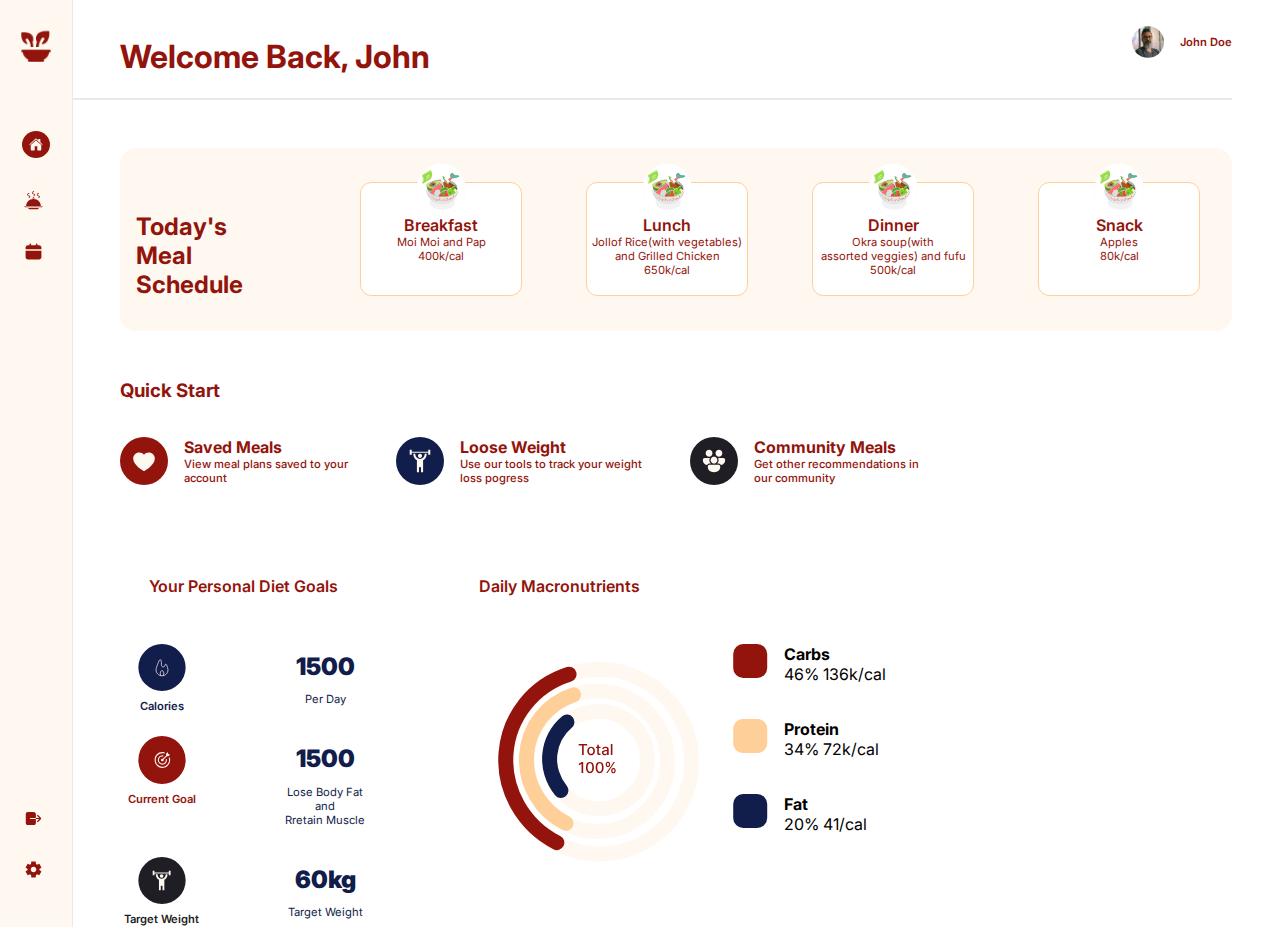
<file: index.html>
<html lang="en">
<head>
    <meta charset="UTF-8">
    <meta name="viewport" content="width=device-width, initial-scale=1.0">
    <link rel="stylesheet" href="./style.css">
    <link href="https://fonts.googleapis.com/css2?family=Inter:wght@400;600&;display=swap" rel="stylesheet"&gt;>
    <title>Mabby Care</title>
</head>
<body>
    <div class="container">
        <div class="nav-toggle">
            <img src="./assests/hamburger.svg" alt="Menu">
        </div>
        <div class="first-flex">
            <div class="nav">
                <img src="./assests/mabby care logo.png" alt="icon" class="logo">
                <br>
                <img src="./assests/home.svg" alt="icon" class="home-icon">
                <br>
                <img src="./assests/nav2 icon.svg" alt="icon" class="mid">
                <br>
                <img src="./assests/nav3 icon.svg" alt="icon" class="mid">
                <br>
                <div class="end">
                    <a href="./login.html"><img src="./assests/ion_log-out.svg" alt="icon" class="mid"></a>
                    <br>
                    <img src="./assests/settings.svg" alt="icon" class="mid">
                </div>
                
            </div>
            <div class="home">
                <div class="top-bar">
                    <div class="welcome-message">
                        <h1>Welcome Back, John</h1>
                    </div>
                    <div class="user">
                        <img src="./assests/profile.svg" alt="profile image">
                        <p>John Doe</p>
                    </div>
                </div>
                <hr>
                <div class="meal">
                    <div class="todays-meal">
                        <h2>Today's Meal<br>Schedule</h2>
                    </div>
                    <div class="meal-div">
                        <div class="meal-div-one">
                            <div class="meal-option">
                                <img src="./assests/food icon.svg" alt="food icon">
                                <p class="meal-title">Breakfast</p>
                                <p class="small">Moi Moi and Pap</p>
                                <p class="small">400k/cal</p>
                            </div>
                            <div class="meal-option">
                                <img src="./assests/food icon.svg" alt="food icon">
                                <p class="meal-title">Lunch</p>
                                <p class="small">Jollof Rice(with vegetables)<br>and Grilled Chicken</p>
                                <p class="small">650k/cal</p>
                            </div>
                        </div>
                        <div class="meal-div-two">
                            <div class="meal-option">
                                <img src="./assests/food icon.svg" alt="food icon">
                                <p class="meal-title">Dinner</p>
                                <p class="small">Okra soup(with<br>assorted veggies) and fufu</p>
                                <p class="small">500k/cal</p>
                            </div>
                            <div class="meal-option">
                                <img src="./assests/food icon.svg" alt="food icon">
                                <p class="meal-title">Snack</p>
                                <p class="small">Apples</p>
                                <p class="small">80k/cal</p>
                            </div>
                        </div>
                    </div>
                </div>
                <div class="quick-start">
                    <h3>Quick Start</h3>
                    <div class="quick-start-options">
                        <div class="quick-start-options-items">
                            <div class="item-image">
                                <img src="./assests/hearticon.svg" alt="icon">
                            </div>
                            <div class="item-text">
                                <p class="title">Saved Meals</p>
                                <p class="small">View meal plans saved to your<br>account</p>
                            </div>
                        </div>
                        <div class="quick-start-options-items">
                            <div class="item-image">
                                <img src="./assests/weight icon.svg" alt="icon">
                            </div>
                            <div class="item-text">
                                <p class="title">Loose Weight</p>
                                <p class="small">Use our tools to track your weight<br>loss pogress</p>
                            </div>
                        </div>
                        <div class="quick-start-options-items">
                            <div class="item-image">
                                <img src="./assests/community icon.svg" alt="icon">
                            </div>
                            <div class="item-text">
                                <p class="title">Community Meals</p>
                                <p class="small">Get other recommendations in<br>our community</p>
                            </div>
                        </div>
                    </div>
                </div>
                <div class="goal-section">
                    <div class="goals">
                        <p class="heading">Your Personal Diet Goals</p>
                        <div class="goal-item">
                            <div class="icon-image">
                                <img src="./assests/calories.svg" alt="icon">
                                <p class="image-text-one">Calories</p>
                            </div>
                            <div class="goal-text">
                                <p class="bold-text">1500</p>
                                <p class="small">Per Day</p>
                            </div>
                        </div>
                        <div class="goal-item">
                            <div class="icon-image">
                                <img src="./assests/current goal.svg" alt="icon">
                                <p class="image-text-two">Current Goal</p>
                            </div>
                            <div class="goal-text">
                                <p class="bold-text">1500</p>
                                <p class="small">Lose Body Fat and<br>Rretain Muscle</p>
                            </div>
                        </div>
                        <div class="goal-item">
                            <div class="icon-image">
                                <img src="./assests/target weight.svg" alt="icon">
                                <p class="image-text-three">Target Weight</p>
                            </div>
                            <div class="goal-text">
                                <p class="bold-text">60kg</p>
                                <p class="small">Target Weight</p>
                            </div>
                        </div>
                    </div>
                    <div class="nutrients">
                        <p class="heading">Daily Macronutrients</p>
                        <div class="goal-items">
                            <div class="nutrient-image">
                                <img src="./assests/progress bar.svg" alt="">
                            </div>
                            <div class="nutrient-text">
                                <div class="nutrient-items">
                                    <div class="nutrient-items-image">
                                        <img src="./assests/red box.svg" alt="">
                                    </div>
                                    <div class="nutrient-items-text">
                                        <p class="big"><b>Carbs</b></p>
                                        <p class="smaller">46% 136k/cal</p>
                                    </div>
                                </div>
                                <div class="nutrient-items">
                                    <div class="nutrient-items-image">
                                        <img src="./assests/cream box.png" alt="">
                                    </div>
                                    <div class="nutrient-items-text">
                                        <p class="big"><b>Protein</b></p>
                                        <p class="smaller">34% 72k/cal</p>
                                    </div>
                                </div>
                                <div class="nutrient-items">
                                    <div class="nutrient-items-image">
                                        <img src="./assests/blue box.svg" alt="">
                                    </div>
                                    <div class="nutrient-items-text">
                                        <p class="big"><b>Fat</b></p>
                                        <p class="smaller">20% 41/cal</p>
                                    </div>
                                </div>
                            </div>
                        </div>
                    </div>
                </div>
            </div>
        </div>
    </div>
    <script>
        const navToggle = document.querySelector('.nav-toggle');
        const nav = document.querySelector('.nav');

        navToggle.addEventListener('click', () => {
            nav.classList.toggle('active');
        });
    </script>
</body>
</html>
</file>
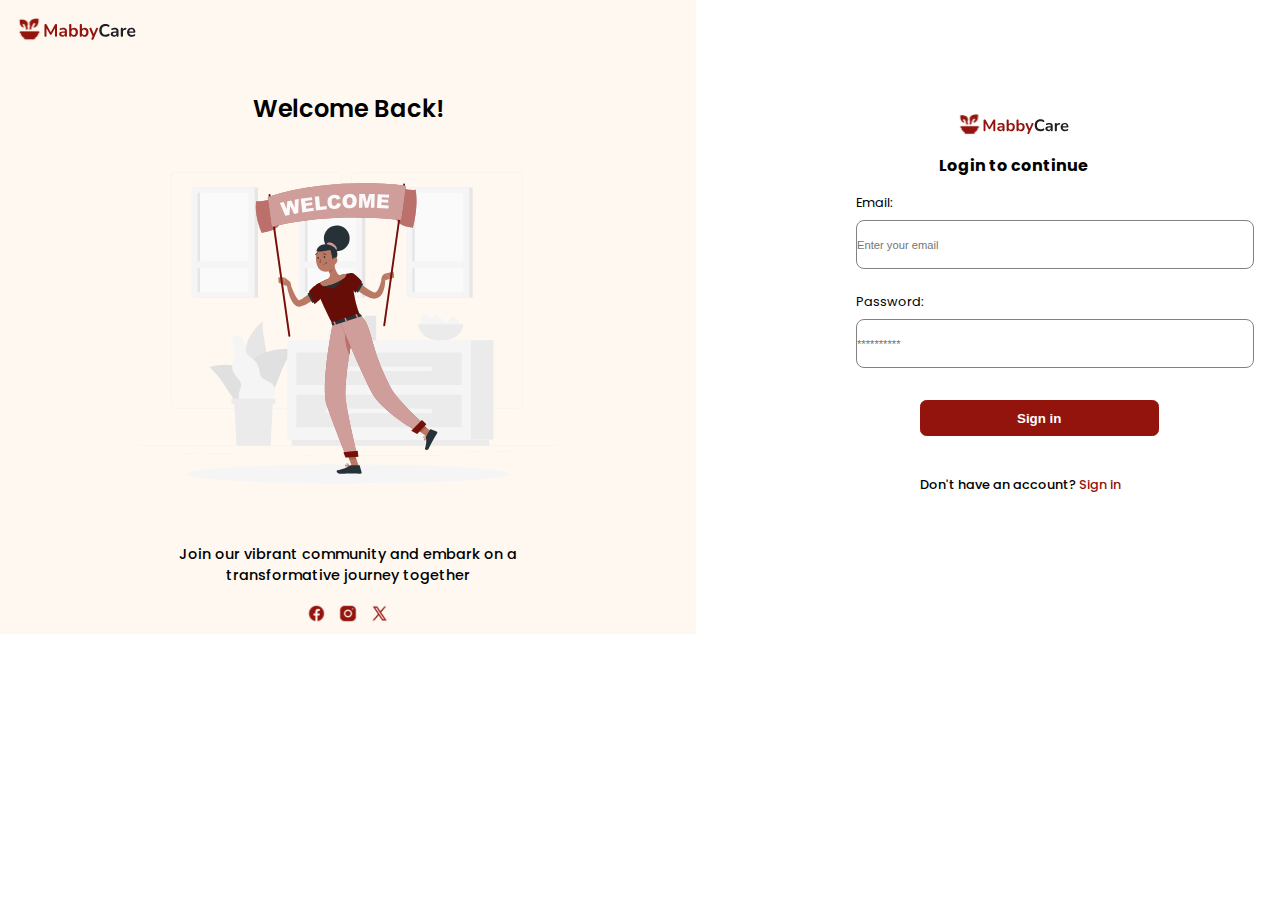
<file: login.html>
<html lang="en">
<head>
    <meta charset="UTF-8">
    <meta name="viewport" content="width=device-width, initial-scale=1.0">
    <link rel="stylesheet" href="./login.css">
    <link href="https://fonts.googleapis.com/css2?family=Poppins:wght@400;600&;display=swap" rel="stylesheet"&gt;>
    <title>Mabby Care</title>
</head>
<body>
    <div class="container">
        <div class="login">
           <div class="image-section">
               <img src="./assests/logologin.svg" alt="logo" class="logo">
               <div class="image-section-div">
                    <h1>Welcome Back!</h1>
                    <img src="./assests/loginimage.svg" alt="loginimage" class="login-image">
                    <p class="text">Join our vibrant community and embark on a<br>transformative journey together</p>
                    <div class="social-media">
                        <img src="./assests/Facebook.svg" alt="facebook" class="icon">
                        <img src="./assests/Instagram.svg" alt="facebook" class="icon">
                        <img src="./assests/TwitterX.svg" alt="facebook" class="icon">
                    </div>
               </div>
           </div>
           <div class="form-section">
                <img src="./assests/logologin.svg" alt="login" class="logo-head">
                <p class="login-message"><b>Login to continue</b></p>
                <form method="post" action="./index.html">
                    <label for="email" class="form-head">Email:</label><br>
                    <input type="email" name="email" placeholder="Enter your email">
                    <br>
                    <label for="password" class="form-head">Password:</label>
                    <br>
                    <input type="password" name="password" placeholder="**********">
                    <br>
                    <div class="center">
                        <a href="./index.html"><input type="submit" value="Sign in" class="button"></a>
                    </div>
                </form>
                <p class="sign">Don't have an account? <a href="./signup.html">Sign in</a></p>
           </div>
        </div>
    </div>
</body>
</html>
</file>
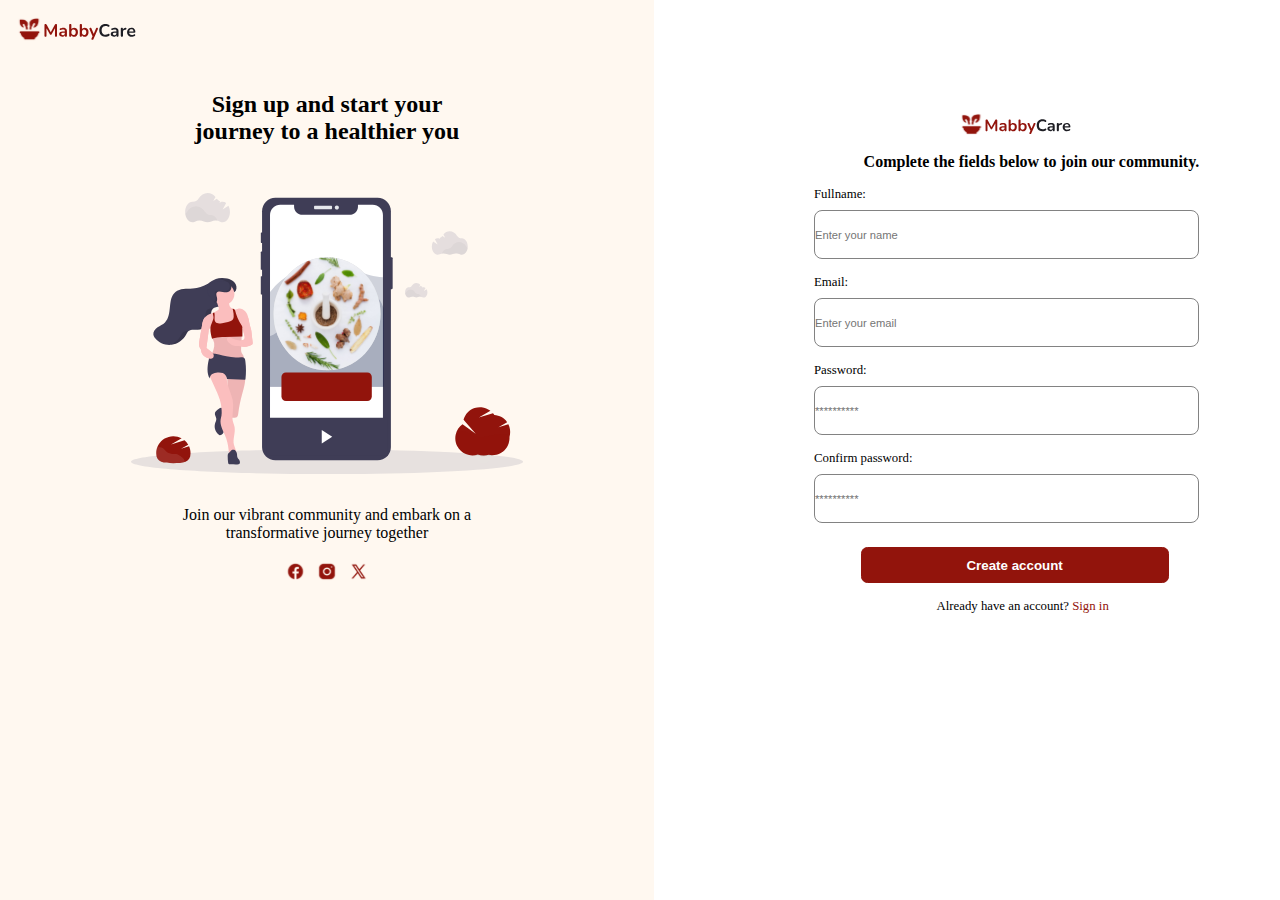
<file: signup.html>
<html lang="en">
<head>
    <meta charset="UTF-8">
    <meta name="viewport" content="width=device-width, initial-scale=1.0">
    <link rel="stylesheet" href="./signup.css">
    <link href="https://fonts.googleapis.com/css2?family=Inter:wght@400;600&;display=swap" rel="stylesheet"&gt;>
    <title>Mabby Care</title>
</head>
<body>
    <div class="conainer">
        <div class="signup">
            <div class="image-section">
                <img src="./assests/logologin.svg" alt="logo" class="logo">
                <div class="image-section-div">
                        <h1>Sign up and start your<br>
                            journey to a healthier you</h1>
                        <img src="./assests/signin image.svg" alt="loginimage" class="login-image">
                        <p class="text">Join our vibrant community and embark on a<br>transformative journey together</p>
                        <div class="social-media">
                            <img src="./assests/Facebook.svg" alt="facebook" class="icon">
                            <img src="./assests/Instagram.svg" alt="facebook" class="icon">
                            <img src="./assests/TwitterX.svg" alt="facebook" class="icon">
                        </div>
                </div>
            </div>
            <div class="form-section">
                <img src="./assests/logologin.svg" alt="login" class="logo-head">
                <p class="login-message"><b>Complete the fields below to join our community.</b></p>
                <form method="post" action="./index.html">
                    <label for="name" class="form-head">Fullname:</label><br>
                    <input type="name" name="name" placeholder="Enter your name">
                    <br>
                    <label for="email" class="form-head">Email:</label><br>
                    <input type="email" name="email" placeholder="Enter your email">
                    <br>
                    <label for="password" class="form-head">Password:</label>
                    <br>
                    <input type="password" name="password" placeholder="**********">
                    <br>
                    <label for="password" class="form-head"> Confirm password:</label>
                    <br>
                    <input type="password" name="confirmpassword" placeholder="**********">
                    <br>
                    <div class="center">
                        <a href="./index.html"><input type="submit" value="Create account" class="button"></a>
                    </div>
                </form>
                <p class="sign">Already have an account? <a href="./login.html">Sign in</a></p>
            </div>
        </div>
    </div>
</body>
</html>
</file>
<file: style.css>
@import url(https://fonts.googleapis.com/css?family=Grandstander:100,200,300,regular,500,600,700,800,900,100italic,200italic,300italic,italic,500italic,600italic,700italic,800italic,900italic);

:root {
    --main-color: #92140C;
    --bg-color: #FFF8F0;
    --border-color: #EAEAEA;
    --font-family: 'Inter', sans-serif;
    --default-padding: 1rem;
    --default-margin: 1rem;
    --default-border-radius: 1rem;
    --font-small: 0.7rem;
    --font-medium: 1rem;
    --font-large: 1.5rem;
    --font-xlarge: 2rem;
}

body {
    padding: 0;
    margin: 0;
    font-family: var(--font-family);
}

.first-flex {
    display: flex;
}

.nav {
    background-color: var(--bg-color);
    padding: calc(var(--default-padding) * 1.7) var(--default-padding) 0 var(--default-padding);
    border-right: 1px solid var(--border-color);
    position: fixed;
    height: 100vh;
}

.logo {
    width: 2.5rem;
}

.home-icon {
    width: 1.7rem;
    margin-top: calc(var(--default-margin) * 4);
    margin-left: 0.4rem;
}

.mid {
    margin-top: calc(var(--default-margin) * 2);
    width: 1.2rem;
    margin-left: 0.5rem;
}

.mid:hover {
    background-color: #FFFFFF;
    border-radius: 50%;
    padding: 0.5rem;
    margin-left: 0;
    margin-top: 1.5rem;
    margin-bottom: 0;
}

.end {
    bottom: 0;
    position: absolute;
    margin-bottom: calc(var(--default-margin) * 3);
}

h1 {
    color: var(--main-color);
    margin-left: calc(var(--default-margin) * 3);
    font-size: var(--font-xlarge);
    font-weight: bolder;
}

.home {
    width: 100%;
    margin-top: var(--default-margin);
    margin-bottom: 0;
    padding-bottom: 0;
    margin-left: calc(var(--default-margin) * 4.5);
}

.top-bar {
    display: flex;
}

hr {
    border: 1px solid var(--border-color);
    margin-right: calc(var(--default-margin) * 3);
    margin-top: 0;
    padding-top: 0;
}

.user {
    right: 0;
    position: absolute;
    margin-right: calc(var(--default-margin) * 3);
    display: flex;
    margin-top: 0.5rem;
}

.user img {
    width: 2rem;
    margin-right: var(--default-margin);
}

.user p {
    color: var(--main-color);
    font-size: var(--font-small);
    font-weight: 600;
}

.meal {
    background-color: var(--bg-color);
    margin: calc(var(--default-margin) * 3);
    display: flex;
    align-items: center;
    border-radius: var(--default-border-radius);
    padding-top: calc(var(--default-padding) * 2);
}
.meal-div{
    display: flex;
}
.meal-div-one, .meal-div-two{
    display: flex;
}
.todays-meal h2 {
    color: var(--main-color);
    font-size: var(--font-large);
    font-weight: bolder;
    margin: calc(var(--default-margin) * 2) calc(var(--default-margin) * 3) calc(var(--default-margin) * 2) var(--default-margin);
}

.meal-option {
    color: var(--main-color);
    text-align: center;
    background-color: #FFFFFF;
    border: 1px solid #FFCF99;
    width: 10rem;
    border-radius: 0.7rem;
    margin: 0 calc(var(--default-margin) * 2) calc(var(--default-margin) * 2) calc(var(--default-margin) * 2);
    padding-top: calc(var(--default-padding) * 2);
    height: 5rem;
    position: relative;
}

.meal-option .small {
    font-size: var(--font-small);
    margin: 0;
    padding: 0;
}

.meal-option img {
    width: 4rem;
    position: absolute;
    top: -20px;
    left: 50%;
    transform: translateX(-50%);
    max-width: 100%;
    height: auto;
}

.meal-title {
    font-size: var(--font-medium);
    margin: 0;
    padding: 0;
    font-weight: 600;
}

h3 {
    color: var(--main-color);
}

.quick-start {
    margin-left: calc(var(--default-margin) * 3);
}

.quick-start-options {
    display: flex;
}

.quick-start-options-items {
    display: flex;
    margin-right: calc(var(--default-margin) * 3);
}

.quick-start-options-items:hover {
    background-color: var(--bg-color);
    border-radius: var(--default-border-radius);
    padding: 0rem 0.5rem;
    border: 1px solid var(--main-color);
    cursor: pointer;
}

.title {
    color: var(--main-color);
    font-weight: 700;
    margin-bottom: 0;
}

.item-text .small {
    color: var(--main-color);
    font-size: var(--font-small);
    font-weight: 500;
    margin-top: 0;
    padding-top: 0;
}

.item-image img {
    width: 3rem;
    margin-top: calc(var(--default-margin) * 1);
    margin-right: var(--default-margin);
}

.goal-section {
    display: flex;
    margin-left: calc(var(--default-margin) * 3);
    margin-top: calc(var(--default-margin) * 4);
}

.heading {
    color: var(--main-color);
    font-weight: 600;
    font-size: var(--font-medium);
    margin-bottom: calc(var(--default-margin) * 2);
}

.goal-item, .nutrient-items {
    display: flex;
    margin-bottom: 0.2rem;
}

.icon-image, .goal-text {
    flex: 1;
}

.icon-image img {
    width: 3rem;
    margin-top: var(--default-margin);
}

.image-text-one, .image-text-two, .image-text-three {
    padding: 0;
    margin: 0;
    margin-top: 0.5rem;
    font-size: var(--font-small);
    font-weight: 600;
}

.image-text-one {
    color: #111D4A;
}

.image-text-two {
    color: var(--main-color);
}

.image-text-three {
    color: #1E1E24;
}

.bold-text {
    color: #111D4A;
    font-size: var(--font-large);
    font-weight: 900;
    margin-bottom: 0;
    padding-bottom: 0;
}

.goals {
    margin-right: calc(var(--default-margin) * 7);
    text-align: center;
}

.goal-text .small {
    font-size: var(--font-small);
    color: #111D4A;
}

.goal-text {
    margin-left: calc(var(--default-margin) * 5);
}
.goal-items{
    display: flex;
}

.nutrient-items-image {
    margin-top: var(--default-margin);
    margin-right: var(--default-margin);
}

.big {
    margin-bottom: 0;
    padding-bottom: 0;
}

.smaller {
    margin-top: 0;
    padding-top: 0;
}

/* Media Query for Responsive Design */
@media (max-width: 992px) {
    :root {
        --font-tiny: 2px;
        --font-small: 0.6rem;
        --font-medium: 0.9rem;
        --font-large: 1.2rem;
        --font-xlarge: 1.5rem;
        --default-padding: 0.2rem;
        --default-margin: 0.8rem;
        --big-image-width: 2rem;
    }
     body{
        margin: 0;
        padding: 0;
     }
    .nav {
        position: fixed;
        height: 100vh;
        display: none;

    }
    .nav.active {
        display: block;
    }
    
    
    .logo {
        width: var(--big-image-width);
    }
    
    .home-icon {
        width: 1.7rem;
        margin-top: calc(var(--default-margin) * 4);
        margin-left: 0;
    }
    
    .mid {
        margin-top: calc(var(--default-margin) * 2);
        width: 1.2rem;
        margin-left: 0;
    }
    
    .mid:hover {
        background-color: #FFFFFF;
        border-radius: 50%;
        padding: 0.5rem;
        margin-left: 0;
        margin-top: 1.5rem;
        margin-bottom: 0;
    }
    
    .end {
        bottom: 0;
        position: absolute;
        margin-bottom: calc(var(--default-margin) * 3);
    }

    .nav-toggle {
        display: block;
        position: absolute;
        top: var(--default-margin);
        right: var(--default-margin);
        cursor: pointer;
    }
    .home{
        margin: 0;
        padding: 0;
    }

    .top-bar {
        display: block;
        margin-left: 0;
    }

    .meal {
        display: flex;
        align-items: center;
        margin: var(--default-margin);
    }
    .meal-div{
        display: flex;
    }
    .meal-div{
        display: flex;
    }
    .meal-div-one, .meal-div-two{
        display: flex;
    }

    .todays-meal h2 {
        font-size: var(--font-large);
        margin: var(--default-margin);
    }

    .meal-option {
        width: 100%;
        margin: 1rem 0.5rem;
        padding: 0.1rem 1rem 0.1rem 1rem;
    }
    .meal-option img{
        width: var(--big-image-width);
    }
    .meal-title{
        font-size: var(--font-small);
        margin-top: var(--default-margin);
    }
    .small{
        font-size: var(--font-tiny);
    }

    .quick-start-options {
        display: flex;
    }

    .quick-start-options-items {
        margin-bottom: var(--default-margin);
    }

    .goal-section{
        display: flex;
        align-items: center;
    }
    .goal-items{
        display: flex;
        align-items: center;
    }
    .heading{
        font-size: var(--font-medium);
    }
    .user{
        display: none;
    }
    .goals {
        margin-right: calc(var(--default-margin) * 2);
      }
    
      .nutrient-text {
        margin-left: calc(var(--default-margin) * 2);
      }
    
      .nutrient-items-image {
        width: 0.5rem;
        height: 0.5rem;
      }
      .big{
        font-size: var(--font-medium);
      }
      .smaller{
        font-size: var(--font-small);
      }
    .nutrient-items-image{
        width: var(--big-image-width);
    }
    }

@media (min-width: 993px) {
    .nav-toggle {
        display: none;
    }
}
@media (max-width: 768px) {
    :root {
        --font-tiny: 1px;
        --font-small: 0.6rem;
        --font-medium: 0.9rem;
        --font-large: 1rem;
        --font-xlarge: 1.2rem;
        --default-padding: 0.1rem;
        --default-margin: 0.5rem;
        --big-image-width: 2rem;
    }

    body {
        margin: 0;
        padding: 0;
    }

    .nav {
        position: fixed;
        height: 100vh;
        display: none;
        z-index: 10;

    }
    .nav.active {
        display: block;
    }
    
    
    .logo {
        width: var(--big-image-width);
    }
    
    .home-icon {
        width: 1.7rem;
        margin-top: calc(var(--default-margin) * 4);
        margin-left: 0;
    }
    
    .mid {
        margin-top: calc(var(--default-margin) * 2);
        width: 1.2rem;
        margin-left: 0;
    }
    
    .mid:hover {
        background-color: #FFFFFF;
        border-radius: 50%;
        padding: 0.5rem;
        margin-left: 0;
        margin-top: 1.5rem;
        margin-bottom: 0;
    }
    
    .end {
        bottom: 0;
        position: absolute;
        margin-bottom: calc(var(--default-margin) * 3);
    }
    .nav-toggle {
        display: block;
        position: absolute;
        top: var(--default-margin);
        right: var(--default-margin);
        cursor: pointer;
    }

    .home {
        margin: 0;
        padding: 0;
    }

    .top-bar {
        display: block;
        margin-left: 0;
    }

    .meal {
        display: block;
        margin: var(--default-margin);
    }
    .meal-div{
        display: flex;
    }
    .meal-div{
        display: block;
    }
    .meal-div-one, .meal-div-two{
        display: flex;
    }

    .todays-meal h2 {
        font-size: var(--font-large);
        margin: var(--default-margin);
    }

    .meal-option {
        width: 100%;
        margin: 1rem 0.5rem;
        padding: 0.5rem;
        z-index: 20;
        position: relative;
    }

    .meal-option img {
        width: var(--big-image-width);
    }

    .meal-title {
        font-size: var(--font-medium);
        margin-top: var(--default-margin);
    }

    .small {
        font-size: var(--font-small);
    }

    .quick-start-options {
        display: block;
    }

    .quick-start-options-items {
        margin-bottom: var(--default-margin);
    }

    .goal-section {
        flex-direction: column;
        align-items: center;
    }

    .goal-items {
        display: block;
        align-items: center;
    }

    .heading {
        font-size: var(--font-medium);
    }

    .user {
        display: none;
    }

    .goals {
        margin-right: calc(var(--default-margin) * 2);
    }

    .nutrient-text {
        margin-left: calc(var(--default-margin) * 2);
    }

    .nutrient-items-image {
        width: 0.5rem;
        height: 0.5rem;
    }

    .big {
        font-size: var(--font-medium);
    }

    .smaller {
        font-size: var(--font-small);
    }

    .nutrient-items-image {
        width: var(--big-image-width);
        margin-left: 0;
        padding: 0;
        height: auto; 
        max-width: 100%; 

    }
}
@media (max-width: 500px) {
    .meal {
        display: flex;
        margin: var(--default-margin);
    }
}
@media (max-width: 425px) {
    .meal {
        display: block;
        margin: var(--default-margin);
    }
}
</file>
<file: login.css>
@import url(https://fonts.googleapis.com/css?family=Grandstander:100,200,300,regular,500,600,700,800,900,100italic,200italic,300italic,italic,500italic,600italic,700italic,800italic,900italic);

body{
    margin: 0;
    padding: 0;
    font-family: 'Poppins';
}
.login{
    display: flex;
}
.image-section{
    background-color: #FFF8F0;
}
.logo{
    margin-top: 1rem;
    width: 7.5rem;
    margin-left: 1rem;
}
.image-section-div{
    text-align: center;
}
.login-image{
    width: 60%;
    margin: 0;
    padding: 0;
}
h1{
    margin-bottom: 0;
    padding-bottom: 0;
    font-size: 1.5rem;
    font-weight: 600;
    margin-top: 3rem;
}
.text{
    font-weight: 500;
    font-size: 0.9rem;
    margin-top: 0;
    padding-top: 0;
}
.icon{
    width: 1.2rem;
    padding: 0.2rem;
    border: 1px solid #FFF8F0;
}
.icon:hover{
    background-color: #FFFFFF;
    border-radius: 50%;
    padding: 0.2rem;
    border: 1px solid #92140C;
}
.form-section{
    margin-top: 7rem;
    margin-left: 10rem;
    text-align: center;
}
form{
    text-align: justify;
}

.logo-head{
    width: 7rem;
    margin-left: 3rem;
}
.login-message{
    margin-left: 3.1rem;
}
label{
    font-size: 0.8rem;
}
input{
    width: 150%;
    padding: 1rem 0rem;
    margin: 0.5rem 0rem 1.5rem 0rem;
    border-radius: 0.5rem;
    border: 1px solid #828282;
}
input::placeholder{
    font-size: 0.7rem;
}
.center{
    text-align: center;
}
.button{
    width: 90%;
    padding: 0.6rem 0rem 0.6rem 0rem;
    border-radius: 0.4rem;
    margin-left: 4rem;
    background-color: #92140C;
    border: 1px solid #92140C;
    color: #FFFFFF;
    font-weight: 600;
}
.button:hover{
    background-color: #FFFFFF;
    color: #92140C;
    border: 1px solid #92140C;
}
.sign{
    font-size: 0.8rem;
    margin-left: 4rem;
    font-weight: 500;
}
a{
    text-decoration: none;
    color: #92140C;
}

/* Media Queries for Responsive Design */
@media (max-width: 1200px) {
    .form-section {
        margin-left: 5rem;
    }

    .login-image {
        width: 50%;
    }
}

@media (max-width: 992px) {
    .login {
        flex-direction: column;
        align-items: center;
    }

    .form-section {
        margin: 2rem 0;
        width: 80%;
    }

    .login-image {
        width: 70%;
    }

    input {
        width: 100%;
    }

    .button {
        width: 100%;
        margin-left: 0;
    }

    .sign {
        margin-left: 0;
    }
}

@media (max-width: 768px) {
    .logo {
        width: 6rem;
    }

    h1 {
        font-size: 1.2rem;
    }

    .text {
        font-size: 0.8rem;
    }

    .form-section {
        margin: 1rem 0;
        width: 90%;
    }

    .logo-head {
        width: 6rem;
        margin-left: 0;
    }

    .login-message {
        margin-left: 0;
    }
}

@media (max-width: 576px) {
    .logo {
        width: 5rem;
    }

    .form-section {
        margin: 1rem 0;
        width: 100%;
    }

    .login-image {
        width: 80%;
    }

    .text {
        font-size: 0.7rem;
    }
    input{
        width: 90%;
        margin-left: 2rem;
    }
    label{
        margin-left: 2rem;
    }

    .button {
        width: 70%;
        padding: 0.5rem 0;
    }
}
</file>
<file: signup.css>
@import url(https://fonts.googleapis.com/css?family=Grandstander:100,200,300,regular,500,600,700,800,900,100italic,200italic,300italic,italic,500italic,600italic,700italic,800italic,900italic);

body{
    margin: 0;
    padding: 0;
    font-family: 'Poppins';
}
.signup{
    display: flex;
}
.image-section{
    background-color: #FFF8F0;
    height: 100vh;
}
.image-section-div{
    text-align: center;
}
.logo{
    margin-top: 1rem;
    width: 7.5rem;
    margin-left: 1rem;
}
.login-image{
    width: 60%;
    margin: 2rem 0rem;
    padding: 0;
}
h1{
    font-size: 1.5rem;
    font-weight: 600;
    margin-top: 3rem;
}
.text{
    font-weight: 500;
    font-size: 1rem;
    margin-top: 0;
    padding-top: 0;
}
.icon{
    width: 1.2rem;
    padding: 0.2rem;
    border: 1px solid #FFF8F0;
}
.icon:hover{
    background-color: #FFFFFF;
    border-radius: 50%;
    padding: 0.2rem;
    border: 1px solid #92140C;
}
.form-section{
    margin-top: 7rem;
    margin-left: 10rem;
    text-align: center;
}
form{
    text-align: justify;
}

.logo-head{
    width: 7rem;
    margin-left: 1rem;
}
.login-message{
    margin-left: 3.1rem;
}
label{
    font-size: 0.8rem;
}
input{
    width: 100%;
    padding: 1rem 0rem;
    margin: 0.5rem 0rem 1rem 0rem;
    border-radius: 0.5rem;
    border: 1px solid #828282;
}
input::placeholder{
    font-size: 0.7rem;
}
.center{
    text-align: center;
}
.button{
    width: 80%;
    padding: 0.6rem 0rem 0.6rem 0rem;
    border-radius: 0.4rem;
    margin-left: 1rem;
    background-color: #92140C;
    border: 1px solid #92140C;
    color: #FFFFFF;
    font-weight: 600;
    margin-bottom: 0;
}
.button:hover{
    background-color: #FFFFFF;
    color: #92140C;
    border: 1px solid #92140C;
}
.sign{
    font-size: 0.8rem;
    margin-left: 2rem;
    font-weight: 500;
}
a{
    text-decoration: none;
    color: #92140C;
}
/* Media Queries */

@media (max-width: 1200px) {
    .form-section {
        margin-left: 1rem;
    }

    .login-image {
        width: 40%;
    }
}

@media (max-width: 992px) {
    .login {
        flex-direction: column;
        align-items: center;
    }

    .form-section {
        margin: 1rem 0rem 1rem 2rem;
        width: 80%;
    }

    .login-image {
        width: 70%;
    }

    input {
        width: 100%;
    }

    .button {
        width: 80%;
        margin-left: 0;
    }
    input{
        width: 90%;
    }

    .sign {
        margin-left: 0;
    }
}
@media (max-width: 768px) {
    .signup {
        flex-direction: column;
    }
    .form-section {
        margin-left: 4rem;
        margin-top: 3rem;
        padding: 1rem;
    }
    .button {
        width: 60%;
        margin-right: 4rem;
    }
    .sign {
        margin-left: 0;
        text-align: center;
    }
}

/* Smartphones */
@media (max-width: 480px) {
    .logo {
        width: 6rem;
        margin-left: 0.5rem;
    }
    .login-image {
        width: 80%;
    }
    h1 {
        font-size: 1.2rem;
    }
    .text {
        font-size: 0.8rem;
    }
    .icon {
        width: 1rem;
    }
    .form-section {
        margin-left: 2rem;
        margin-top: 2rem;
        padding: 0.5rem;
    }
    input {
        padding: 0.8rem 0rem;
        width: 100%;
    }
    .button {
        width: 60%;
        margin-left: 0;
        padding: 0.5rem 0rem;
    }
    .sign {
        margin-left: 0;
        text-align: center;
    }
}
</file>
